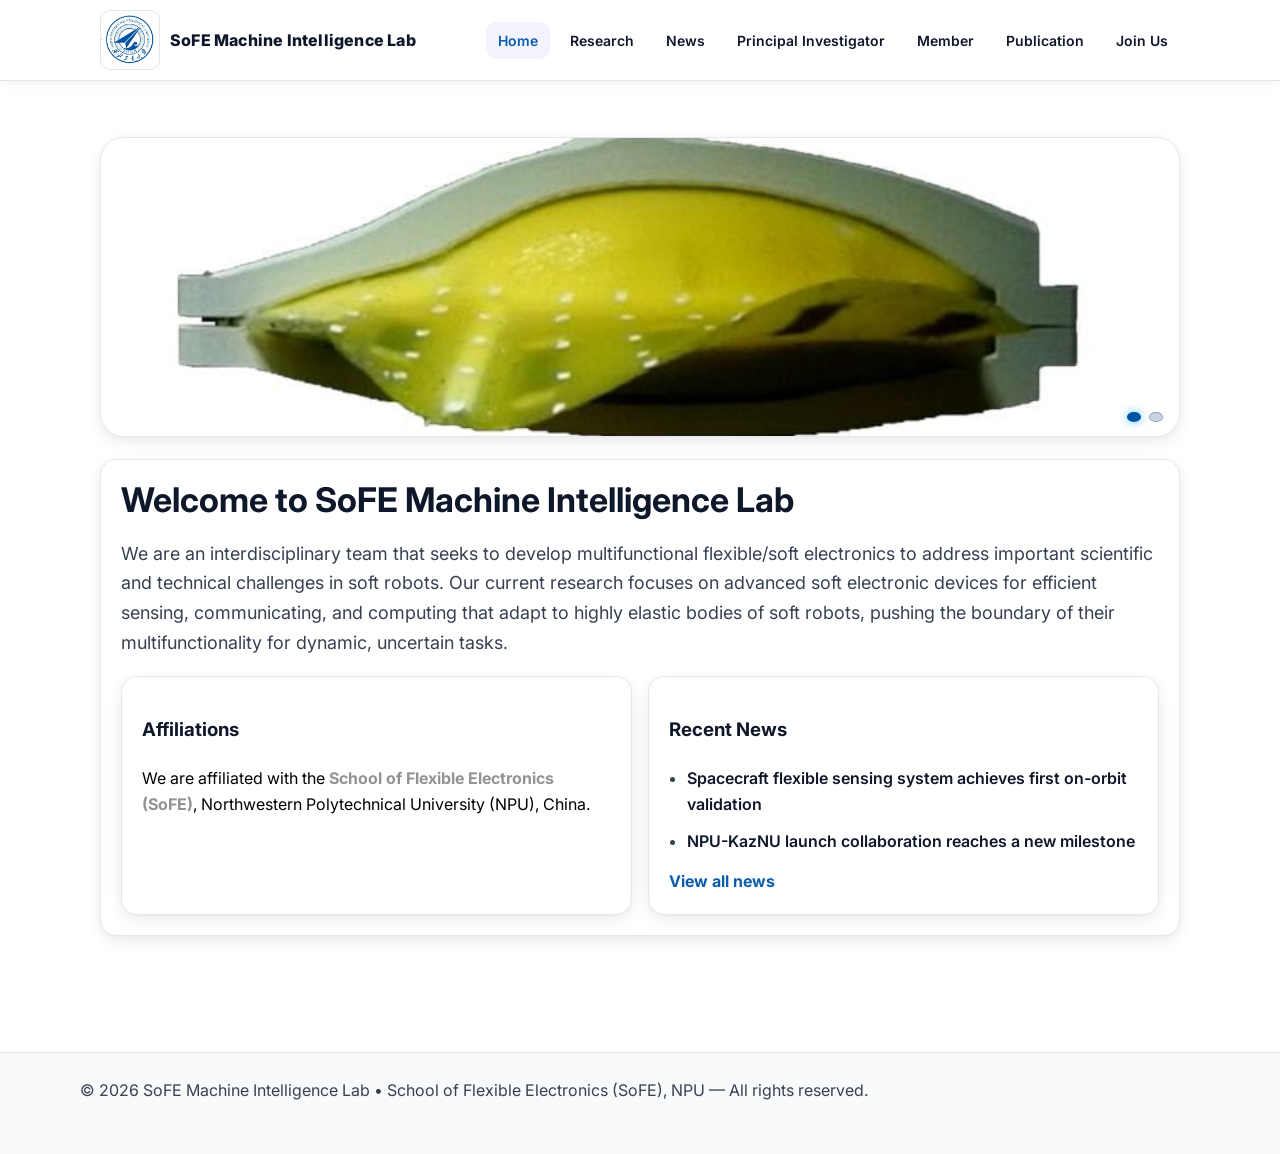
<file: index.html>
<!DOCTYPE html>
<html lang="en">
  <head>
    <meta charset="utf-8" />
    <meta name="viewport" content="width=device-width, initial-scale=1" />
    <title>Home | SoFE Machine Intelligence Lab</title>
    <link rel="preconnect" href="https://fonts.googleapis.com" />
    <link rel="preconnect" href="https://fonts.gstatic.com" crossorigin />
    <link
      href="https://fonts.googleapis.com/css2?family=Inter:wght@300;400;500;600;700;800;900&display=swap"
      rel="stylesheet"
    />
    <link rel="stylesheet" href="styles.css?v=20261116-1" />
  </head>
  <body>
    <!-- NAV -->
    <nav class="nav">
      <div class="nav-inner">
        <div class="brand">
          <div class="logo" aria-hidden="true"></div>
          <span>SoFE Machine Intelligence Lab</span>
        </div>
        <ul>
          <li><a class="active" href="index.html">Home</a></li>
          <li><a href="research.html">Research</a></li>
          <li><a href="news.html">News</a></li>
          <li><a href="pi.html">Principal Investigator</a></li>
          <li><a href="members.html">Member</a></li>
          <li><a href="publications.html">Publication</a></li>
          <li><a href="join.html">Join Us</a></li>
        </ul>
      </div>
    </nav>

    <main class="container">
      <!-- Carousel -->
      <div class="carousel" aria-label="Lab highlights carousel">
        <div class="slides" id="slides">
          <div class="slide">
            <img src="轮1.jpg" alt="图片1" />
          </div>
          <div class="slide">
            <img src="轮2.jpg" alt="图片2" />
          </div>
        </div>
        <div
          class="dots"
          id="dots"
          role="tablist"
          aria-label="carousel navigation"
        ></div>
      </div>

      <div class="twocol onecol" style="margin-top: 22px">
        <div class="card">
          <h1 class="section-title">Welcome to SoFE Machine Intelligence Lab</h1>
          <p class="lead">
            We are an interdisciplinary team that seeks to develop
            multifunctional flexible/soft electronics to address important
            scientific and technical challenges in soft robots. Our current
            research focuses on advanced soft electronic devices for efficient
            sensing, communicating, and computing that adapt to highly elastic
            bodies of soft robots, pushing the boundary of their
            multifunctionality for dynamic, uncertain tasks.
          </p>
          <div class="two" style="margin-top: 14px">
            <div class="card">
              <h3>Affiliations</h3>
              <p class="subtle">
                We are affiliated with the
                <strong
                  ><a
                    target="_blank"
                    rel="noopener"
                    href="https://ife.nwpu.edu.cn/index.htm"
                    >School of Flexible Electronics (SoFE)</a
                  ></strong
                >, Northwestern Polytechnical University (NPU),
                China.
              </p>
            </div>
            <div class="card">
              <h3>Recent News</h3>
              <ul class="home-news-list">
                <li>
                  <a href="news.html#space-validation-xian"
                    >Spacecraft flexible sensing system achieves first on-orbit
                    validation</a
                  >
                </li>
                <li>
                  <a href="news.html#kazakhstan-launch-official"
                    >NPU-KazNU launch collaboration reaches a new milestone</a
                  >
                </li>
              </ul>
              <a class="home-news-link" href="news.html">View all news</a>
            </div>
          </div>
        </div>
      </div>
    </main>

    <footer>
      <div class="footer-inner">
        © <span id="year"></span> SoFE Machine Intelligence Lab • School of Flexible
        Electronics (SoFE), NPU — All rights reserved.
      </div>
    </footer>

    <script>
      // --- Carousel ---
      const slides = document.getElementById("slides");
      const dots = document.getElementById("dots");
      const total = slides.children.length;
      let i = 0;
      let timer;
      function mountDots() {
        for (let k = 0; k < total; k++) {
          const d = document.createElement("button");
          d.className = "dot";
          d.setAttribute("aria-label", "Go to slide " + (k + 1));
          d.addEventListener("click", () => {
            go(k, true);
          });
          dots.appendChild(d);
        }
      }
      function go(n, user = false) {
        i = (n + total) % total;
        slides.style.transform = `translateX(${-i * 100}%)`;
        Array.from(dots.children).forEach((d, idx) =>
          d.classList.toggle("active", idx === i)
        );
        if (user) {
          clearInterval(timer);
          timer = setInterval(() => go(i + 1), 6000);
        }
      }
      function start() {
        mountDots();
        go(0);
        timer = setInterval(() => go(i + 1), 6000);
        document.getElementById("year").textContent = new Date().getFullYear();
      }
      document.addEventListener("DOMContentLoaded", start);
    </script>
  </body>
</html>
</file>
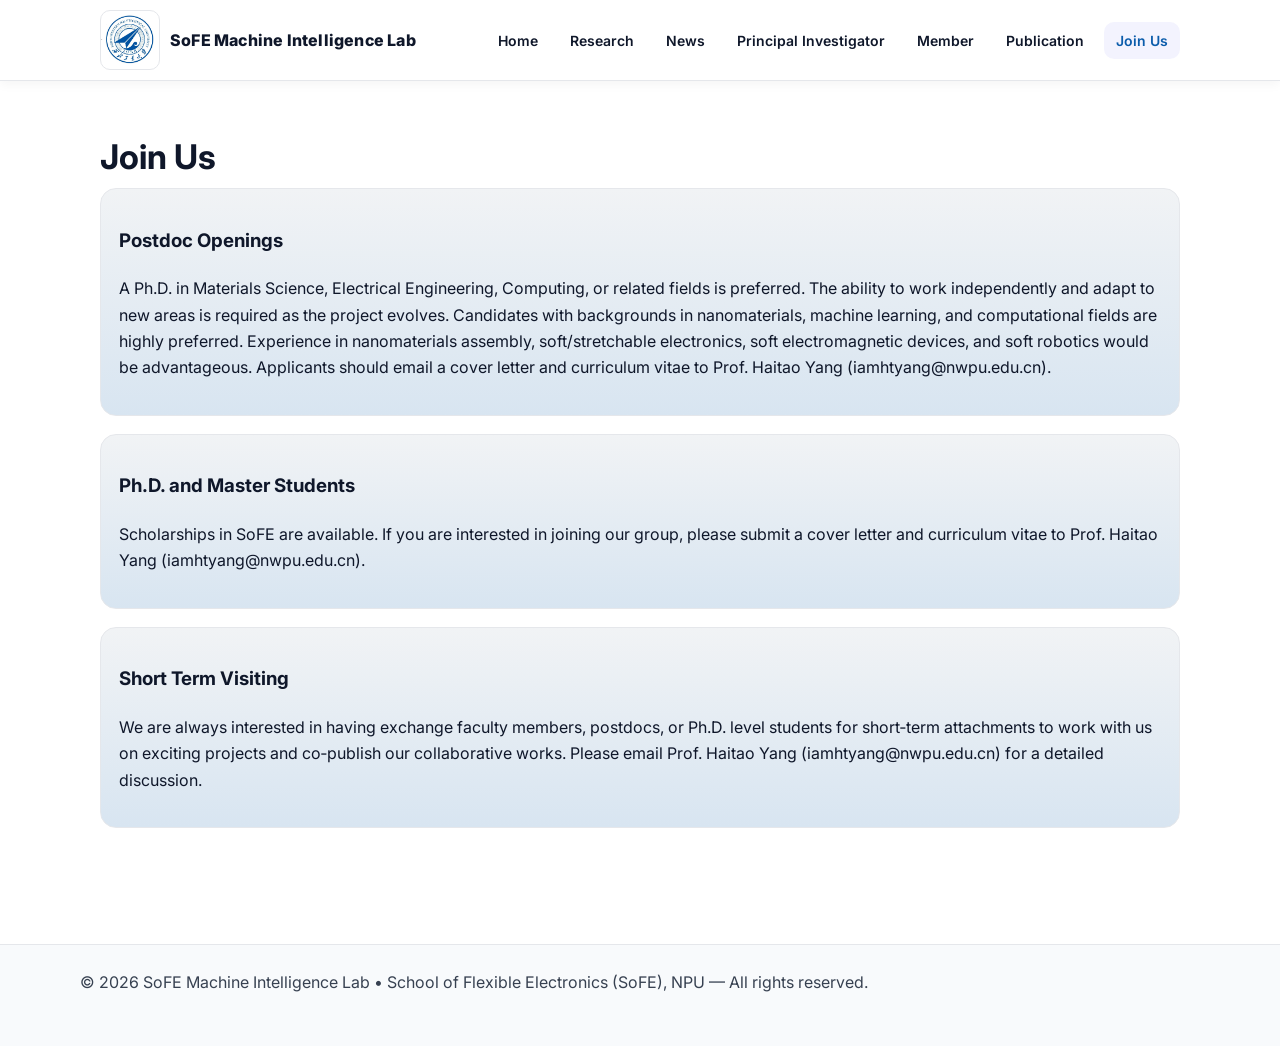
<file: join.html>
<!DOCTYPE html>
<html lang="en">
  <head>
    <meta charset="utf-8" />
    <meta name="viewport" content="width=device-width, initial-scale=1" />
    <title>Join Us | SoFE Machine Intelligence Lab</title>
    <link rel="preconnect" href="https://fonts.googleapis.com" />
    <link rel="preconnect" href="https://fonts.gstatic.com" crossorigin />
    <link
      href="https://fonts.googleapis.com/css2?family=Inter:wght@300;400;500;600;700;800;900&display=swap"
      rel="stylesheet"
    />
    <link rel="stylesheet" href="styles.css?v=20261116-1" />
  </head>
  <body>
    <!-- NAV -->
    <nav class="nav">
      <div class="nav-inner">
        <div class="brand">
          <div class="logo" aria-hidden="true"></div>
          <span>SoFE Machine Intelligence Lab</span>
        </div>
        <ul>
          <li><a href="index.html">Home</a></li>
          <li><a href="research.html">Research</a></li>
          <li><a href="news.html">News</a></li>
          <li><a href="pi.html">Principal Investigator</a></li>
          <li><a href="members.html">Member</a></li>
          <li><a href="publications.html">Publication</a></li>
          <li><a class="active" href="join.html">Join Us</a></li>
        </ul>
      </div>
    </nav>

    <main class="container">
      <h1 class="section-title">Join Us</h1>

      <div class="callout" style="margin-bottom: 18px">
        <h3>Postdoc Openings</h3>
        <p>
          A Ph.D. in Materials Science, Electrical Engineering, Computing, or
          related fields is preferred. The ability to work independently and
          adapt to new areas is required as the project evolves. Candidates with
          backgrounds in nanomaterials, machine learning, and computational
          fields are highly preferred. Experience in nanomaterials assembly,
          soft/stretchable electronics, soft electromagnetic devices, and soft
          robotics would be advantageous. Applicants should email a cover letter
          and curriculum vitae to Prof. Haitao Yang (iamhtyang@nwpu.edu.cn).
        </p>
      </div>

      <div class="callout" style="margin-bottom: 18px">
        <h3>Ph.D. and Master Students</h3>
        <p>
          Scholarships in SoFE are available. If you are interested in joining
          our group, please submit a cover letter and curriculum vitae to Prof.
          Haitao Yang (iamhtyang@nwpu.edu.cn).
        </p>
      </div>

      <div class="callout">
        <h3>Short Term Visiting</h3>
        <p>
          We are always interested in having exchange faculty members, postdocs,
          or Ph.D. level students for short‑term attachments to work with us on
          exciting projects and co‑publish our collaborative works. Please email
          Prof. Haitao Yang (iamhtyang@nwpu.edu.cn) for a detailed discussion.
        </p>
      </div>
    </main>

    <footer>
      <div class="footer-inner">
        © <span id="year"></span> SoFE Machine Intelligence Lab • School of Flexible
        Electronics (SoFE), NPU — All rights reserved.
      </div>
    </footer>
    <script>
      document.getElementById("year").textContent = new Date().getFullYear();
    </script>
  </body>
</html>
</file>
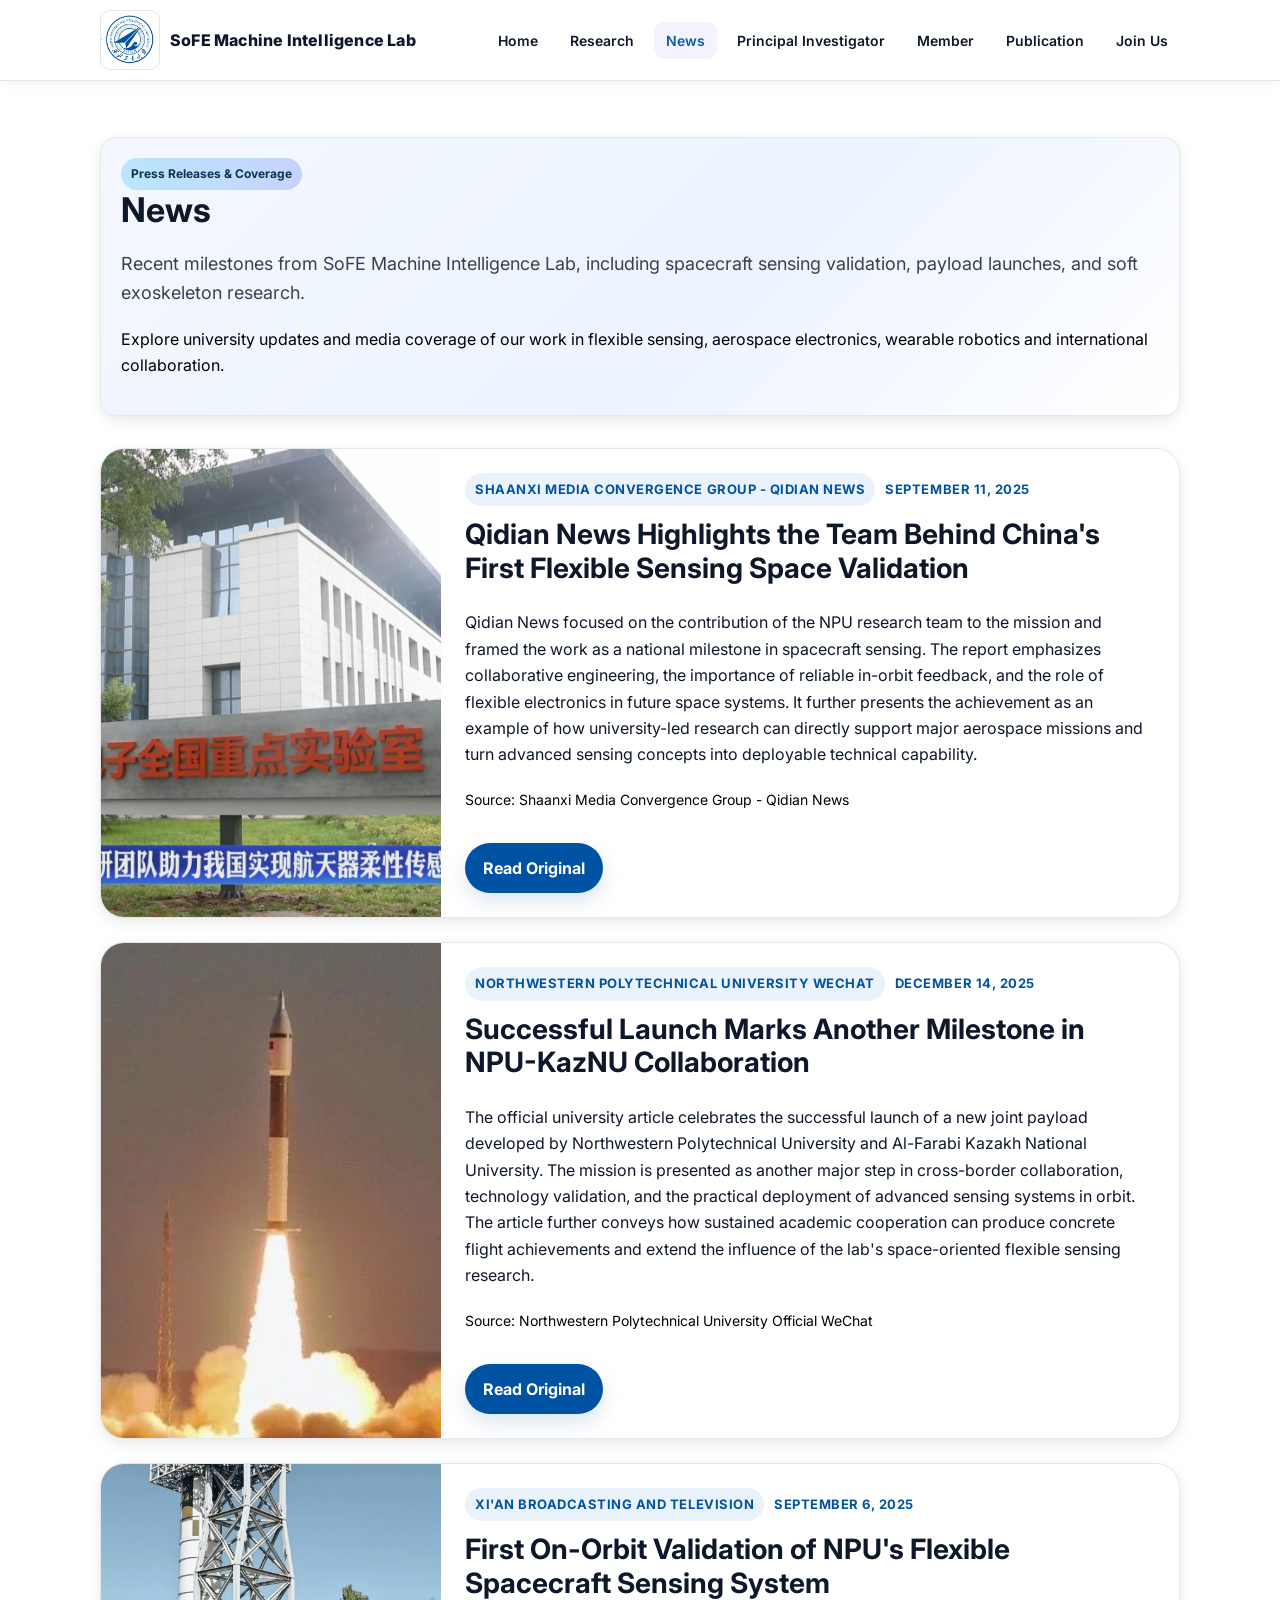
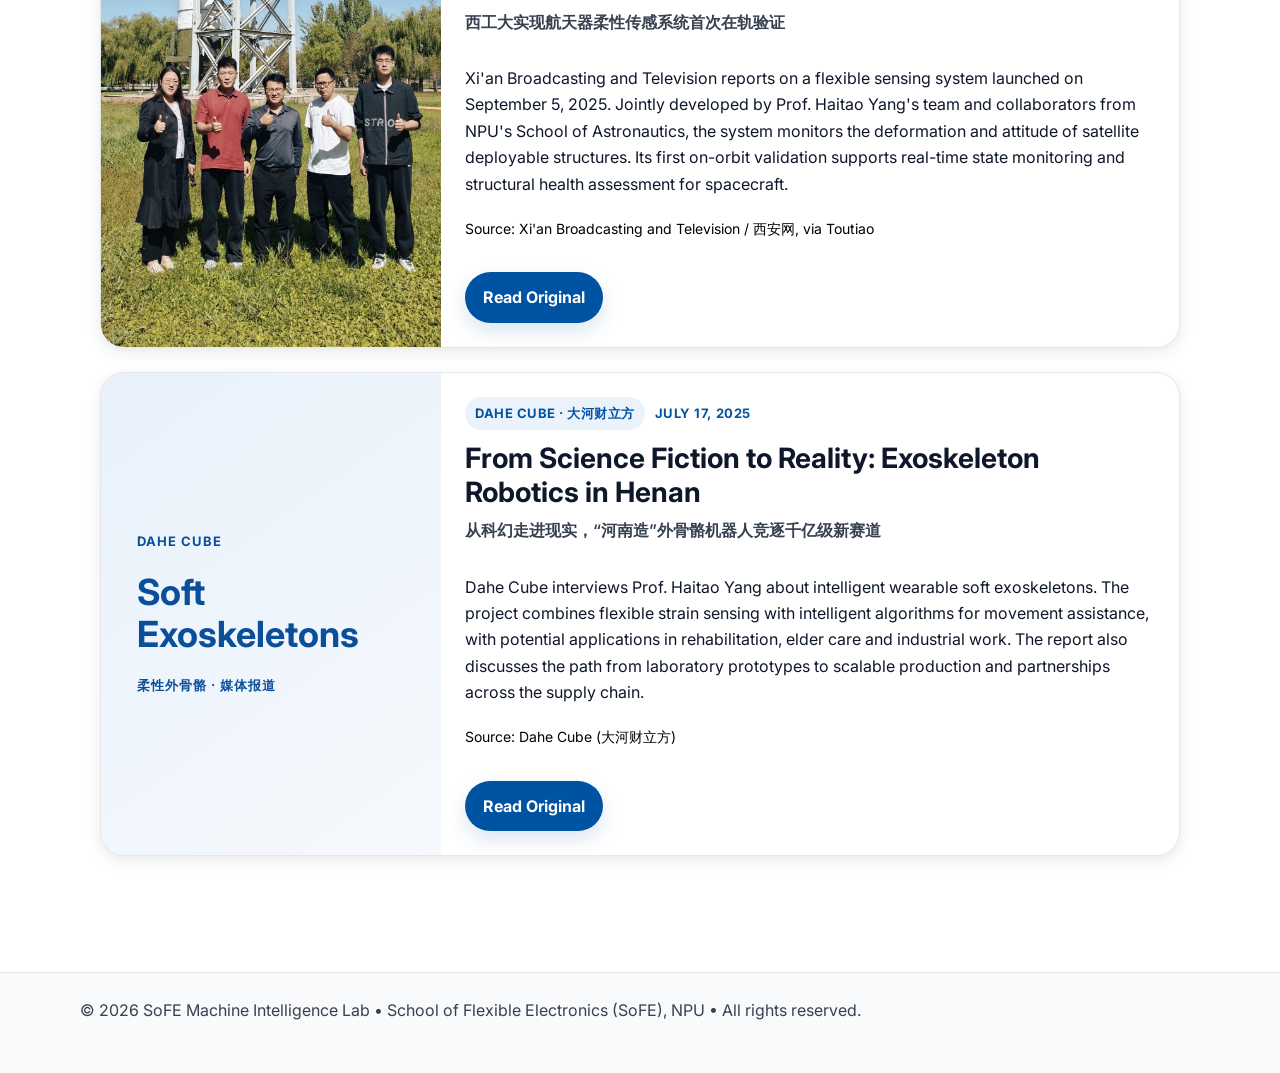
<file: news.html>
<!doctype html>
<html lang="en">
  <head>
    <meta charset="utf-8" />
    <meta name="viewport" content="width=device-width, initial-scale=1" />
    <title>News | SoFE Machine Intelligence Lab</title>
    <link rel="preconnect" href="https://fonts.googleapis.com" />
    <link rel="preconnect" href="https://fonts.gstatic.com" crossorigin />
    <link
      href="https://fonts.googleapis.com/css2?family=Inter:wght@300;400;500;600;700;800;900&display=swap"
      rel="stylesheet"
    />
    <link rel="stylesheet" href="styles.css?v=20261116-1" />
  </head>
  <body>
    <!-- NAV -->
    <nav class="nav">
      <div class="nav-inner">
        <div class="brand">
          <div class="logo" aria-hidden="true"></div>
          <span>SoFE Machine Intelligence Lab</span>
        </div>
        <ul>
          <li><a href="index.html">Home</a></li>
          <li><a href="research.html">Research</a></li>
          <li><a class="active" href="news.html">News</a></li>
          <li><a href="pi.html">Principal Investigator</a></li>
          <li><a href="members.html">Member</a></li>
          <li><a href="publications.html">Publication</a></li>
          <li><a href="join.html">Join Us</a></li>
        </ul>
      </div>
    </nav>

    <main class="container">
      <section class="news-hero">
        <div class="card news-intro">
          <span class="badge">Press Releases &amp; Coverage</span>
          <h1 class="section-title">News</h1>
          <p class="lead">
            Recent milestones from SoFE Machine Intelligence Lab, including spacecraft
            sensing validation, payload launches, and soft exoskeleton research.
          </p>
          <p class="subtle">
            Explore university updates and media coverage of our work in
            flexible sensing, aerospace electronics, wearable robotics and
            international collaboration.
          </p>
        </div>
      </section>

      <section class="news-list">
        <article class="news-feature" id="space-validation-qidian">
          <div class="news-media">
            <img
              src="news-qidian-coverage.jpg"
              alt="Qidian News coverage of spacecraft sensing validation"
            />
          </div>
          <div class="news-copy">
            <p class="news-meta">
              <span class="news-pill"
                >Shaanxi Media Convergence Group - Qidian News</span
              >
              <span>September 11, 2025</span>
            </p>
            <h2>
              Qidian News Highlights the Team Behind China's First Flexible
              Sensing Space Validation
            </h2>
            <p>
              Qidian News focused on the contribution of the NPU research team
              to the mission and framed the work as a national milestone in
              spacecraft sensing. The report emphasizes collaborative
              engineering, the importance of reliable in-orbit feedback, and the
              role of flexible electronics in future space systems. It further
              presents the achievement as an example of how university-led
              research can directly support major aerospace missions and turn
              advanced sensing concepts into deployable technical capability.
            </p>
            <p class="news-source">
              Source: Shaanxi Media Convergence Group - Qidian News
            </p>

            <div class="news-actions">
              <a
                class="news-button"
                target="_blank"
                rel="noopener"
                href="https://qidian.sxtvs.com/timing/share/content/10645944?1773202096633="
                >Read Original</a
              >
            </div>
          </div>
        </article>

        <article class="news-feature" id="kazakhstan-launch-official">
          <div class="news-media">
            <img
              src="news-china-kazakhstan-launch.jpg"
              alt="Official update about the China-Kazakhstan payload launch"
            />
          </div>
          <div class="news-copy">
            <p class="news-meta">
              <span class="news-pill"
                >Northwestern Polytechnical University WeChat</span
              >
              <span>December 14, 2025</span>
            </p>
            <h2>
              Successful Launch Marks Another Milestone in NPU-KazNU
              Collaboration
            </h2>
            <p>
              The official university article celebrates the successful launch
              of a new joint payload developed by Northwestern Polytechnical
              University and Al-Farabi Kazakh National University. The mission
              is presented as another major step in cross-border collaboration,
              technology validation, and the practical deployment of advanced
              sensing systems in orbit. The article further conveys how
              sustained academic cooperation can produce concrete flight
              achievements and extend the influence of the lab's space-oriented
              flexible sensing research.
            </p>
            <p class="news-source">
              Source: Northwestern Polytechnical University Official WeChat
            </p>

            <div class="news-actions">
              <a
                class="news-button"
                target="_blank"
                rel="noopener"
                href="https://mp.weixin.qq.com/s/ws2Sri6_wNtTrZGkTEInWA"
                >Read Original</a
              >
            </div>
          </div>
        </article>

        <article class="news-feature" id="space-validation-xian">
          <div class="news-media">
            <img src="new1.jpg" alt="The team's flexible sensing system for spacecraft on-orbit monitoring" />
          </div>
          <div class="news-copy">
            <p class="news-meta"><span class="news-pill">Xi'an Broadcasting and Television</span><span>September 6, 2025</span></p>
            <h2>First On-Orbit Validation of NPU's Flexible Spacecraft Sensing System</h2>
            <p class="news-cn-title" lang="zh-CN">西工大实现航天器柔性传感系统首次在轨验证</p>
            <p>
              Xi'an Broadcasting and Television reports on a flexible sensing
              system launched on September 5, 2025. Jointly developed by Prof.
              Haitao Yang's team and collaborators from NPU's School of
              Astronautics, the system monitors the deformation and attitude of
              satellite deployable structures. Its first on-orbit validation
              supports real-time state monitoring and structural health assessment
              for spacecraft.
            </p>
            <p class="news-source">Source: Xi'an Broadcasting and Television / 西安网, via Toutiao</p>
            <div class="news-actions">
              <a class="news-button" target="_blank" rel="noopener" href="https://link.wtturl.cn/?target=http%3A%2F%2Fm.toutiao.com%2Fgroup%2F7546814216682979874%2F&amp;scene=im&amp;aid=497858&amp;lang=zh">Read Original</a>
            </div>
          </div>
        </article>

        <article class="news-feature" id="exoskeleton-dahe">
          <div class="news-media news-media-label" aria-hidden="true">
            <span>DAHE CUBE</span>
            <strong>Soft<br />Exoskeletons</strong>
            <span lang="zh-CN">柔性外骨骼 · 媒体报道</span>
          </div>
          <div class="news-copy">
            <p class="news-meta"><span class="news-pill">Dahe Cube · 大河财立方</span><span>July 17, 2025</span></p>
            <h2>From Science Fiction to Reality: Exoskeleton Robotics in Henan</h2>
            <p class="news-cn-title" lang="zh-CN">从科幻走进现实，“河南造”外骨骼机器人竞逐千亿级新赛道</p>
            <p>
              Dahe Cube interviews Prof. Haitao Yang about intelligent wearable
              soft exoskeletons. The project combines flexible strain sensing
              with intelligent algorithms for movement assistance, with potential
              applications in rehabilitation, elder care and industrial work.
              The report also discusses the path from laboratory prototypes to
              scalable production and partnerships across the supply chain.
            </p>
            <p class="news-source">Source: Dahe Cube (大河财立方)</p>
            <div class="news-actions">
              <a class="news-button" target="_blank" rel="noopener" href="https://www.dahecube.com/article.html?artid=241601">Read Original</a>
            </div>
          </div>
        </article>
      </section>
    </main>

    <footer>
      <div class="footer-inner">
        &copy; <span id="year"></span> SoFE Machine Intelligence Lab &bull; School of
        Flexible Electronics (SoFE), NPU &bull; All rights reserved.
      </div>
    </footer>
    <script>
      document.getElementById("year").textContent = new Date().getFullYear();
    </script>
  </body>
</html>
</file>
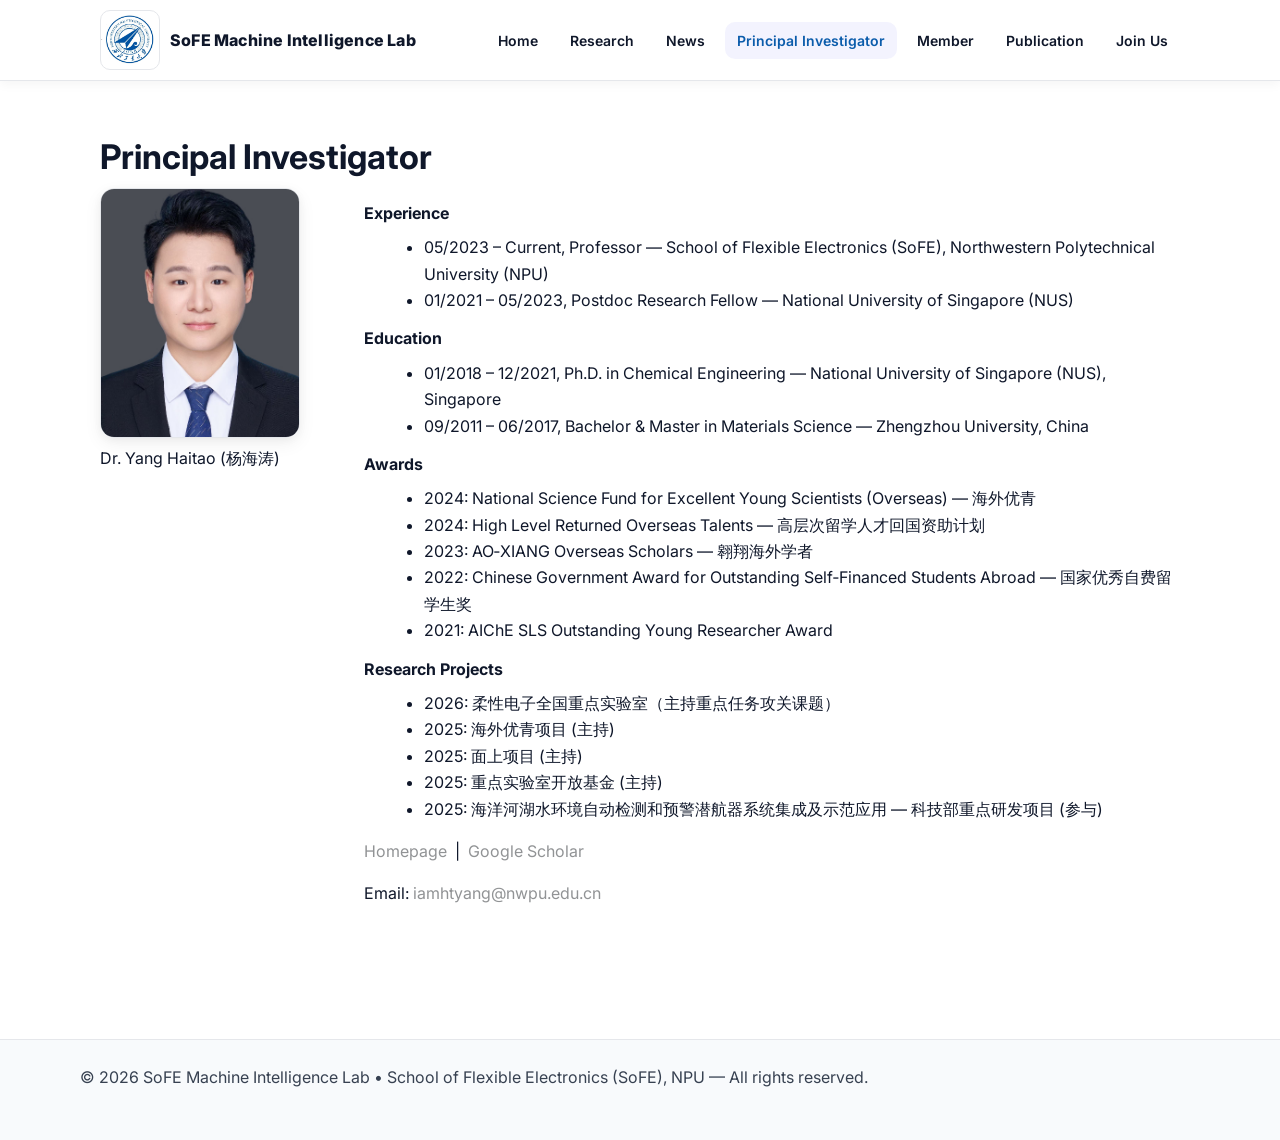
<file: pi.html>
<!DOCTYPE html>
<html lang="en">
  <head>
    <meta charset="utf-8" />
    <meta name="viewport" content="width=device-width, initial-scale=1" />
    <title>杨海涛课题组 西北工业大学 柔性电子学院</title>
    <link rel="preconnect" href="https://fonts.googleapis.com" />
    <link rel="preconnect" href="https://fonts.gstatic.com" crossorigin />
    <link
      href="https://fonts.googleapis.com/css2?family=Inter:wght@300;400;500;600;700;800;900&display=swap"
      rel="stylesheet"
    />
    <link rel="stylesheet" href="styles.css?v=20261116-1" />
  </head>
  <body>
    <!-- NAV -->
    <nav class="nav">
      <div class="nav-inner">
        <div class="brand">
          <div class="logo" aria-hidden="true"></div>
          <span>SoFE Machine Intelligence Lab</span>
        </div>
        <ul>
          <li><a href="index.html">Home</a></li>
          <li><a href="research.html">Research</a></li>
          <li><a href="news.html">News</a></li>
          <li><a class="active" href="pi.html">Principal Investigator</a></li>
          <li><a href="members.html">Member</a></li>
          <li><a href="publications.html">Publication</a></li>
          <li><a href="join.html">Join Us</a></li>
        </ul>
      </div>
    </nav>

    <main class="container">
      <h1 class="section-title">Principal Investigator</h1>
      <div class="pi">
        <figure class="pi-figure">
          <img
            class="photo"
            src="yanghaitao.jpg"
            width="220"
            height="400"
            alt="Photo of Dr. Yang Haitao"
          />
          <figcaption class="pi-caption">Dr. Yang Haitao (杨海涛)</figcaption>
        </figure>

        <div>
          <div class="kv">
            <strong>Experience</strong>
            <ul>
              <li>
                05/2023 – Current, Professor — School of Flexible Electronics
                (SoFE), Northwestern Polytechnical University (NPU)
              </li>
              <li>
                01/2021 – 05/2023, Postdoc Research Fellow — National University
                of Singapore (NUS)
              </li>
            </ul>
          </div>
          <div class="kv">
            <strong>Education</strong>
            <ul>
              <li>
                01/2018 – 12/2021, Ph.D. in Chemical Engineering — National
                University of Singapore (NUS), Singapore
              </li>
              <li>
                09/2011 – 06/2017, Bachelor & Master in Materials Science —
                Zhengzhou University, China
              </li>
            </ul>
          </div>
          <div class="kv">
            <strong>Awards</strong>
            <ul>
              <li>
                2024: National Science Fund for Excellent Young Scientists
                (Overseas) — 海外优青
              </li>
              <li>
                2024: High Level Returned Overseas Talents —
                高层次留学人才回国资助计划
              </li>
              <li>2023: AO‑XIANG Overseas Scholars — 翱翔海外学者</li>
              <li>
                2022: Chinese Government Award for Outstanding Self‑Financed
                Students Abroad — 国家优秀自费留学生奖
              </li>
              <li>2021: AIChE SLS Outstanding Young Researcher Award</li>
            </ul>
          </div>
          <!-- 新增的科研项目板块 -->
          <div class="kv">
            <strong>Research Projects</strong>
            <ul>
              <li>
                2026: 柔性电子全国重点实验室（主持重点任务攻关课题）
              </li>
              <li>
                2025: 海外优青项目 (主持)
              </li>
              <li>
                2025: 面上项目 (主持)
              </li>
              <li>
                2025: 重点实验室开放基金 (主持)
              </li>         
              <li>
                2025: 海洋河湖水环境自动检测和预警潜航器系统集成及示范应用 — 科技部重点研发项目 (参与)
              </li>
            </ul>
          </div>
          <p>
            <a
              target="_blank"
              rel="noopener"
              href="https://teacher.nwpu.edu.cn/2023010053"
              >Homepage</a
            >
            &nbsp;|&nbsp;
            <a
              target="_blank"
              rel="noopener"
              href="https://scholar.google.cz/citations?view_op=list_works&hl=zh-CN&hl=zh-CN&user=70KewdUAAAAJ&sortby=pubdate"
              >Google Scholar</a
            >
          </p>
          <p>
            Email:
            <a href="mailto:iamhtyang@nwpu.edu.cn">iamhtyang@nwpu.edu.cn</a>
          </p>
        </div>
      </div>
    </main>

    <footer>
      <div class="footer-inner">
        © <span id="year"></span> SoFE Machine Intelligence Lab • School of Flexible
        Electronics (SoFE), NPU — All rights reserved.
      </div>
    </footer>
    <script>
      document.getElementById("year").textContent = new Date().getFullYear();
    </script>
  </body>
</html>
</file>
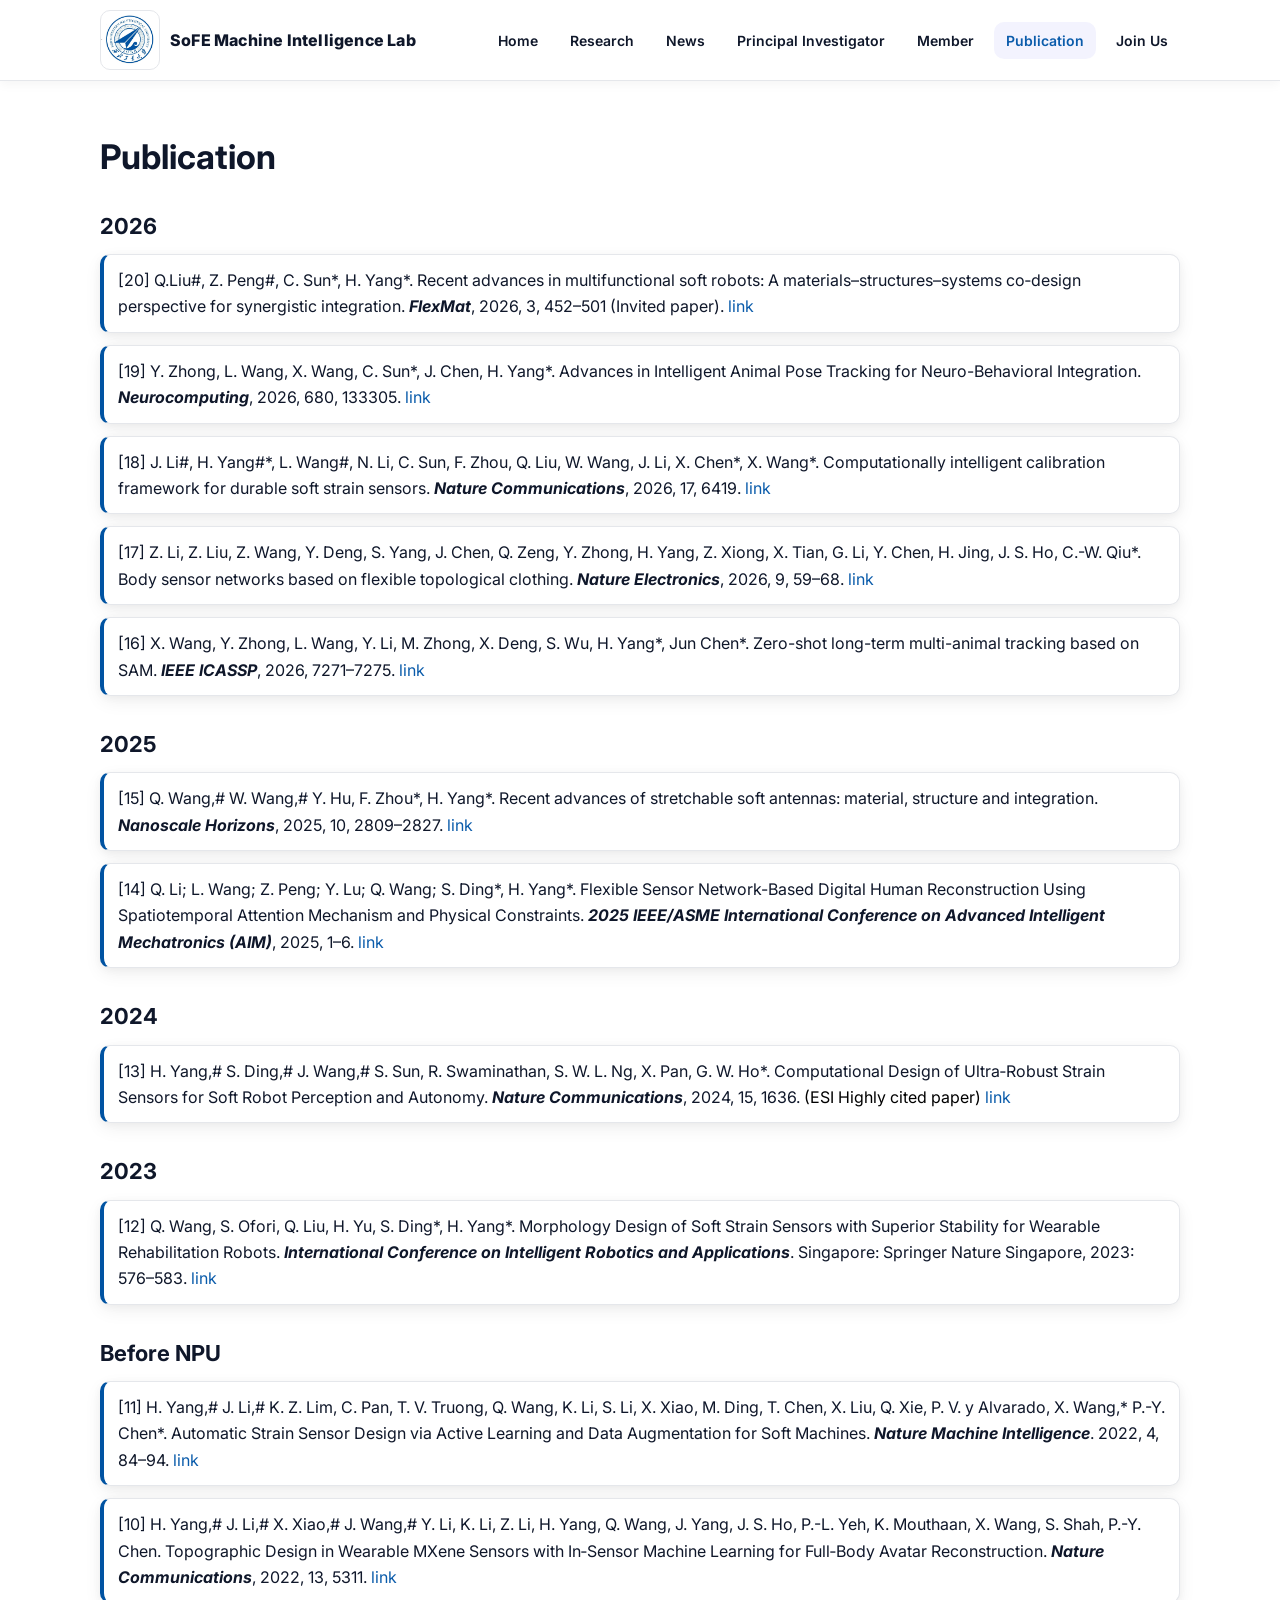
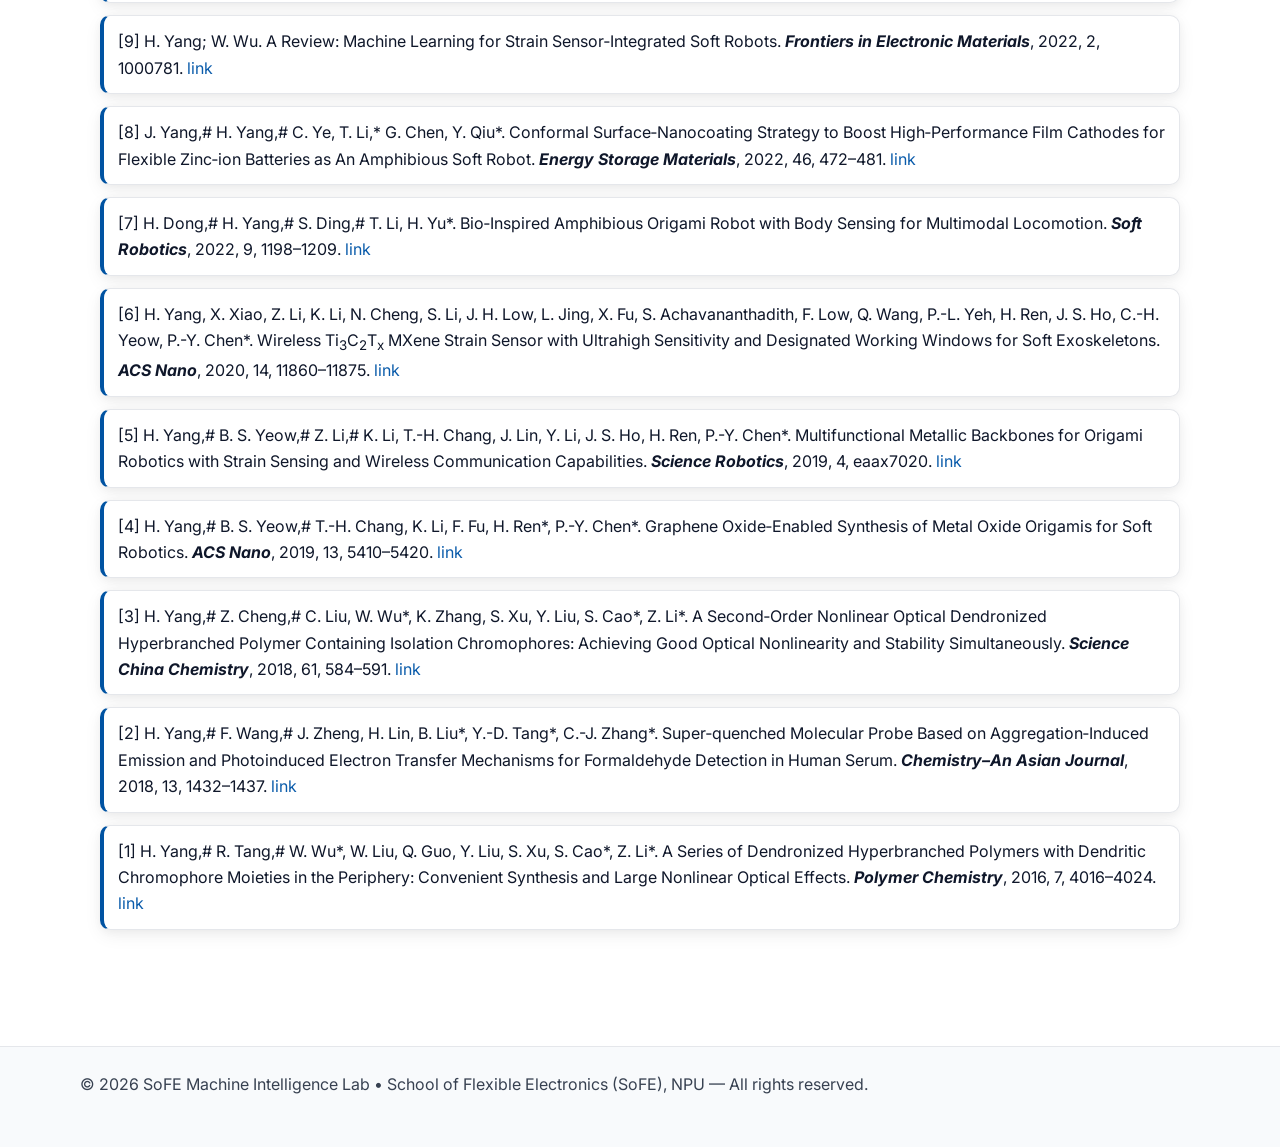
<file: publications.html>
<!DOCTYPE html>
<html lang="en">
  <head>
    <meta charset="utf-8" />
    <meta name="viewport" content="width=device-width, initial-scale=1" />
    <title>Publication | SoFE Machine Intelligence Lab</title>
    <link rel="preconnect" href="https://fonts.googleapis.com" />
    <link rel="preconnect" href="https://fonts.gstatic.com" crossorigin />
    <link
      href="https://fonts.googleapis.com/css2?family=Inter:wght@300;400;500;600;700;800;900&display=swap"
      rel="stylesheet"
    />
    <link rel="stylesheet" href="styles.css?v=20261116-1" />
  </head>
  <body>
    <!-- NAV -->
    <nav class="nav">
      <div class="nav-inner">
        <div class="brand">
          <div class="logo" aria-hidden="true"></div>
          <span>SoFE Machine Intelligence Lab</span>
        </div>
        <ul>
          <li><a href="index.html">Home</a></li>
          <li><a href="research.html">Research</a></li>
          <li><a href="news.html">News</a></li>
          <li><a href="pi.html">Principal Investigator</a></li>
          <li><a href="members.html">Member</a></li>
          <li><a class="active" href="publications.html">Publication</a></li>
          <li><a href="join.html">Join Us</a></li>
        </ul>
      </div>
    </nav>

    <main class="container">
      <h1 class="section-title">Publication</h1>

      <!-- 2026 年论文分类 -->
      <h3 class="pub-year">2026</h3>
      <ul class="pub-list">
        <li>
          [20] Q.Liu#, Z. Peng#, C. Sun*, H. Yang*.
          Recent advances in multifunctional soft robots: A materials–structures–systems co‐design perspective for synergistic integration.
          <em><strong>FlexMat</strong></em>, 2026, 3, 452–501 (Invited paper).
           <a target="_blank" rel="noopener" href="https://doi.org/10.1002/flm2.70053">link</a>
        </li>
        <li>
          [19] Y. Zhong, L. Wang, X. Wang, C. Sun*, J. Chen, H. Yang*.
          Advances in Intelligent Animal Pose Tracking for Neuro-Behavioral Integration.
          <em><strong>Neurocomputing</strong></em>, 2026, 680, 133305.
          <a target="_blank" rel="noopener" href="https://doi.org/10.1016/j.neucom.2026.133305">link</a>
        </li>
        <li>
          [18] J. Li#, H. Yang#*, L. Wang#, N. Li, C. Sun, F. Zhou, Q. Liu, W. Wang, J. Li, X. Chen*, X. Wang*.
          Computationally intelligent calibration framework for durable soft strain sensors.
         <em><strong>Nature Communications</strong></em>, 2026, 17, 6419.
          <a target="_blank" rel="noopener" href="https://doi.org/10.1038/s41467-026-72113-4">link</a>
        </li>
        <li>
          [17] Z. Li, Z. Liu, Z. Wang, Y. Deng, S. Yang, J. Chen, Q. Zeng, Y. Zhong, H. Yang, Z. Xiong, X. Tian, G. Li, Y. Chen, H. Jing, J. S. Ho, C.-W. Qiu*.
          Body sensor networks based on flexible topological clothing.
         <em><strong>Nature Electronics</strong></em>, 2026, 9, 59–68.
          <a target="_blank" rel="noopener" href="https://doi.org/10.1038/s41928-025-01516-w">link</a>
        </li>
        <li>
          [16] X. Wang, Y. Zhong, L. Wang, Y. Li, M. Zhong, X. Deng, S. Wu, H. Yang*, Jun Chen*.
          Zero-shot long-term multi-animal tracking based on SAM.
         <em><strong>IEEE ICASSP</strong></em>, 2026, 7271–7275.
          <a target="_blank" rel="noopener" href="https://doi.org/10.1109/ICASSP55912.2026.11465006">link</a>
        </li>
      </ul>
      
      <h3 class="pub-year">2025</h3>
      <ul class="pub-list">
        <li>
          [15] Q. Wang,# W. Wang,# Y. Hu, F. Zhou*, H. Yang*.
         Recent advances of stretchable soft antennas: material, structure and integration.
          <em><strong>Nanoscale Horizons</strong></em>, 2025, 10, 2809–2827.
          <a target="_blank" rel="noopener" href="https://doi.org/10.1039/D5NH00383K">link</a>
        </li>
        <li>
          [14] Q. Li; L. Wang; Z. Peng; Y. Lu; Q. Wang; S. Ding*, H. Yang*.
         Flexible Sensor Network-Based Digital Human Reconstruction Using Spatiotemporal Attention Mechanism and Physical Constraints.
          <em><strong>2025 IEEE/ASME International Conference on Advanced Intelligent Mechatronics (AIM)</strong></em>, 2025, 1–6.
          <a target="_blank" rel="noopener" href="https://doi.org/10.1109/AIM64088.2025.11175836">link</a>
        </li>
      </ul>
      
      <h3 class="pub-year">2024</h3>
      <ul class="pub-list">
        <li>
          [13] H. Yang,# S. Ding,# J. Wang,# S. Sun, R. Swaminathan, S. W. L.
          Ng, X. Pan, G. W. Ho*.
          Computational Design of Ultra‑Robust Strain Sensors for Soft Robot
            Perception and Autonomy.
          <em><strong>Nature Communications</strong></em>, 2024, 15, 1636.
          <span class="subtle">(ESI Highly cited paper)</span>
          <a target="_blank" rel="noopener" href="https://doi.org/10.1038/s41467-024-45786-y">link</a>
        </li>
      </ul>

      <h3 class="pub-year">2023</h3>
      <ul class="pub-list">
        <li>
          [12] Q. Wang, S. Ofori, Q. Liu, H. Yu, S. Ding*, H. Yang*.
          Morphology Design of Soft Strain Sensors with Superior Stability
            for Wearable Rehabilitation Robots.
          <em><strong>International Conference on Intelligent Robotics and
            Applications</strong></em
          >. Singapore: Springer Nature Singapore, 2023: 576–583.
          <a target="_blank" rel="noopener" href="https://doi.org/10.1007/978-981-99-6489-5_47">link</a>
        </li>
      </ul>

      <h3 class="pub-year">Before NPU</h3>
      <ul class="pub-list">
        <li>
          [11] H. Yang,# J. Li,# K. Z. Lim, C. Pan, T. V. Truong, Q. Wang, K.
          Li, S. Li, X. Xiao, M. Ding, T. Chen, X. Liu, Q. Xie, P. V. y
          Alvarado, X. Wang,* P.-Y. Chen*.
         Automatic Strain Sensor Design via Active Learning and Data
            Augmentation for Soft Machines.
          <em><strong>Nature Machine Intelligence</strong></em>. 2022, 4, 84–94.
          <a target="_blank" rel="noopener" href="https://doi.org/10.1038/s42256-021-00434-8">link</a>
        </li>
        <li>
          [10] H. Yang,# J. Li,# X. Xiao,# J. Wang,# Y. Li, K. Li, Z. Li, H.
          Yang, Q. Wang, J. Yang, J. S. Ho, P.-L. Yeh, K. Mouthaan, X. Wang, S.
          Shah, P.-Y. Chen.
          Topographic Design in Wearable MXene Sensors with In‑Sensor Machine
            Learning for Full‑Body Avatar Reconstruction.
          <em><strong>Nature Communications</strong></em>, 2022, 13, 5311.
          <a target="_blank" rel="noopener" href="https://doi.org/10.1038/s41467-022-33021-5">link</a>
        </li>
        <li>
          [9] H. Yang; W. Wu.
         A Review: Machine Learning for Strain Sensor‑Integrated Soft
            Robots.
          <em><strong>Frontiers in Electronic Materials</strong></em>, 2022, 2, 1000781.
          <a target="_blank" rel="noopener" href="https://doi.org/10.3389/femat.2022.1000781">link</a>
        </li>
        <li>
          [8] J. Yang,# H. Yang,# C. Ye, T. Li,* G. Chen, Y. Qiu*.
          Conformal Surface‑Nanocoating Strategy to Boost High‑Performance
            Film Cathodes for Flexible Zinc‑ion Batteries as An Amphibious Soft
            Robot.
          <em><strong>Energy Storage Materials</strong></em>, 2022, 46, 472–481.
          <a target="_blank" rel="noopener" href="https://doi.org/10.1016/j.ensm.2022.01.014">link</a>
        </li>
        <li>
          [7] H. Dong,# H. Yang,# S. Ding,# T. Li, H. Yu*.
          Bio‑Inspired Amphibious Origami Robot with Body Sensing for
            Multimodal Locomotion.
          <em><strong>Soft Robotics</strong></em>, 2022, 9, 1198–1209.
          <a target="_blank" rel="noopener" href="https://doi.org/10.1089/soro.2021.0118">link</a>
        </li>
        <li>
          [6] H. Yang, X. Xiao, Z. Li, K. Li, N. Cheng, S. Li, J. H. Low, L.
          Jing, X. Fu, S. Achavananthadith, F. Low, Q. Wang, P.-L. Yeh, H. Ren,
          J. S. Ho, C.-H. Yeow, P.-Y. Chen*.
         Wireless Ti<sub>3</sub>C<sub>2</sub>T<sub>x</sub> MXene Strain
            Sensor with Ultrahigh Sensitivity and Designated Working Windows for
            Soft Exoskeletons.
          <em><strong>ACS Nano</strong></em>, 2020, 14, 11860–11875.
          <a target="_blank" rel="noopener" href="https://doi.org/10.1021/acsnano.0c04730">link</a>
        </li>
        <li>
          [5] H. Yang,# B. S. Yeow,# Z. Li,# K. Li, T.-H. Chang, J. Lin, Y. Li,
          J. S. Ho, H. Ren, P.-Y. Chen*.
          Multifunctional Metallic Backbones for Origami Robotics with Strain
            Sensing and Wireless Communication Capabilities.
          <em><strong>Science Robotics</strong></em>, 2019, 4, eaax7020.
          <a target="_blank" rel="noopener" href="https://doi.org/10.1126/scirobotics.aax7020">link</a>
        </li>
        <li>
          [4] H. Yang,# B. S. Yeow,# T.-H. Chang, K. Li, F. Fu, H. Ren*, P.-Y.
          Chen*.
         Graphene Oxide‑Enabled Synthesis of Metal Oxide Origamis for Soft
            Robotics.
          <em><strong>ACS Nano</strong></em>, 2019, 13, 5410–5420.
          <a target="_blank" rel="noopener" href="https://doi.org/10.1021/acsnano.9b00144">link</a>
        </li>
        <li>
          [3] H. Yang,# Z. Cheng,# C. Liu, W. Wu*, K. Zhang, S. Xu, Y. Liu, S.
          Cao*, Z. Li*.
         A Second‑Order Nonlinear Optical Dendronized Hyperbranched Polymer
            Containing Isolation Chromophores: Achieving Good Optical
            Nonlinearity and Stability Simultaneously.
          <em><strong>Science China Chemistry</strong></em>, 2018, 61, 584–591.
          <a target="_blank" rel="noopener" href="https://doi.org/10.1007/s11426-017-9207-4">link</a>
        </li>
        <li>
          [2] H. Yang,# F. Wang,# J. Zheng, H. Lin, B. Liu*, Y.-D. Tang*, C.-J.
          Zhang*.
          Super‑quenched Molecular Probe Based on Aggregation‑Induced
            Emission and Photoinduced Electron Transfer Mechanisms for
            Formaldehyde Detection in Human Serum.
          <em><strong>Chemistry–An Asian Journal</strong></em>, 2018, 13, 1432–1437.
          <a target="_blank" rel="noopener" href="https://doi.org/10.1002/asia.201800530">link</a>
        </li>
        <li>
          [1] H. Yang,# R. Tang,# W. Wu*, W. Liu, Q. Guo, Y. Liu, S. Xu, S.
          Cao*, Z. Li*.
         A Series of Dendronized Hyperbranched Polymers with Dendritic
            Chromophore Moieties in the Periphery: Convenient Synthesis and
            Large Nonlinear Optical Effects.
          <em><strong>Polymer Chemistry</strong></em>, 2016, 7, 4016–4024.
          <a target="_blank" rel="noopener" href="https://doi.org/10.1039/C6PY00546B">link</a>
        </li>
      </ul>
    </main>

    <footer>
      <div class="footer-inner">
        © <span id="year"></span> SoFE Machine Intelligence Lab • School of Flexible
        Electronics (SoFE), NPU — All rights reserved.
      </div>
    </footer>
    <script>
      document.getElementById("year").textContent = new Date().getFullYear();
    </script>
  </body>
</html>
</file>
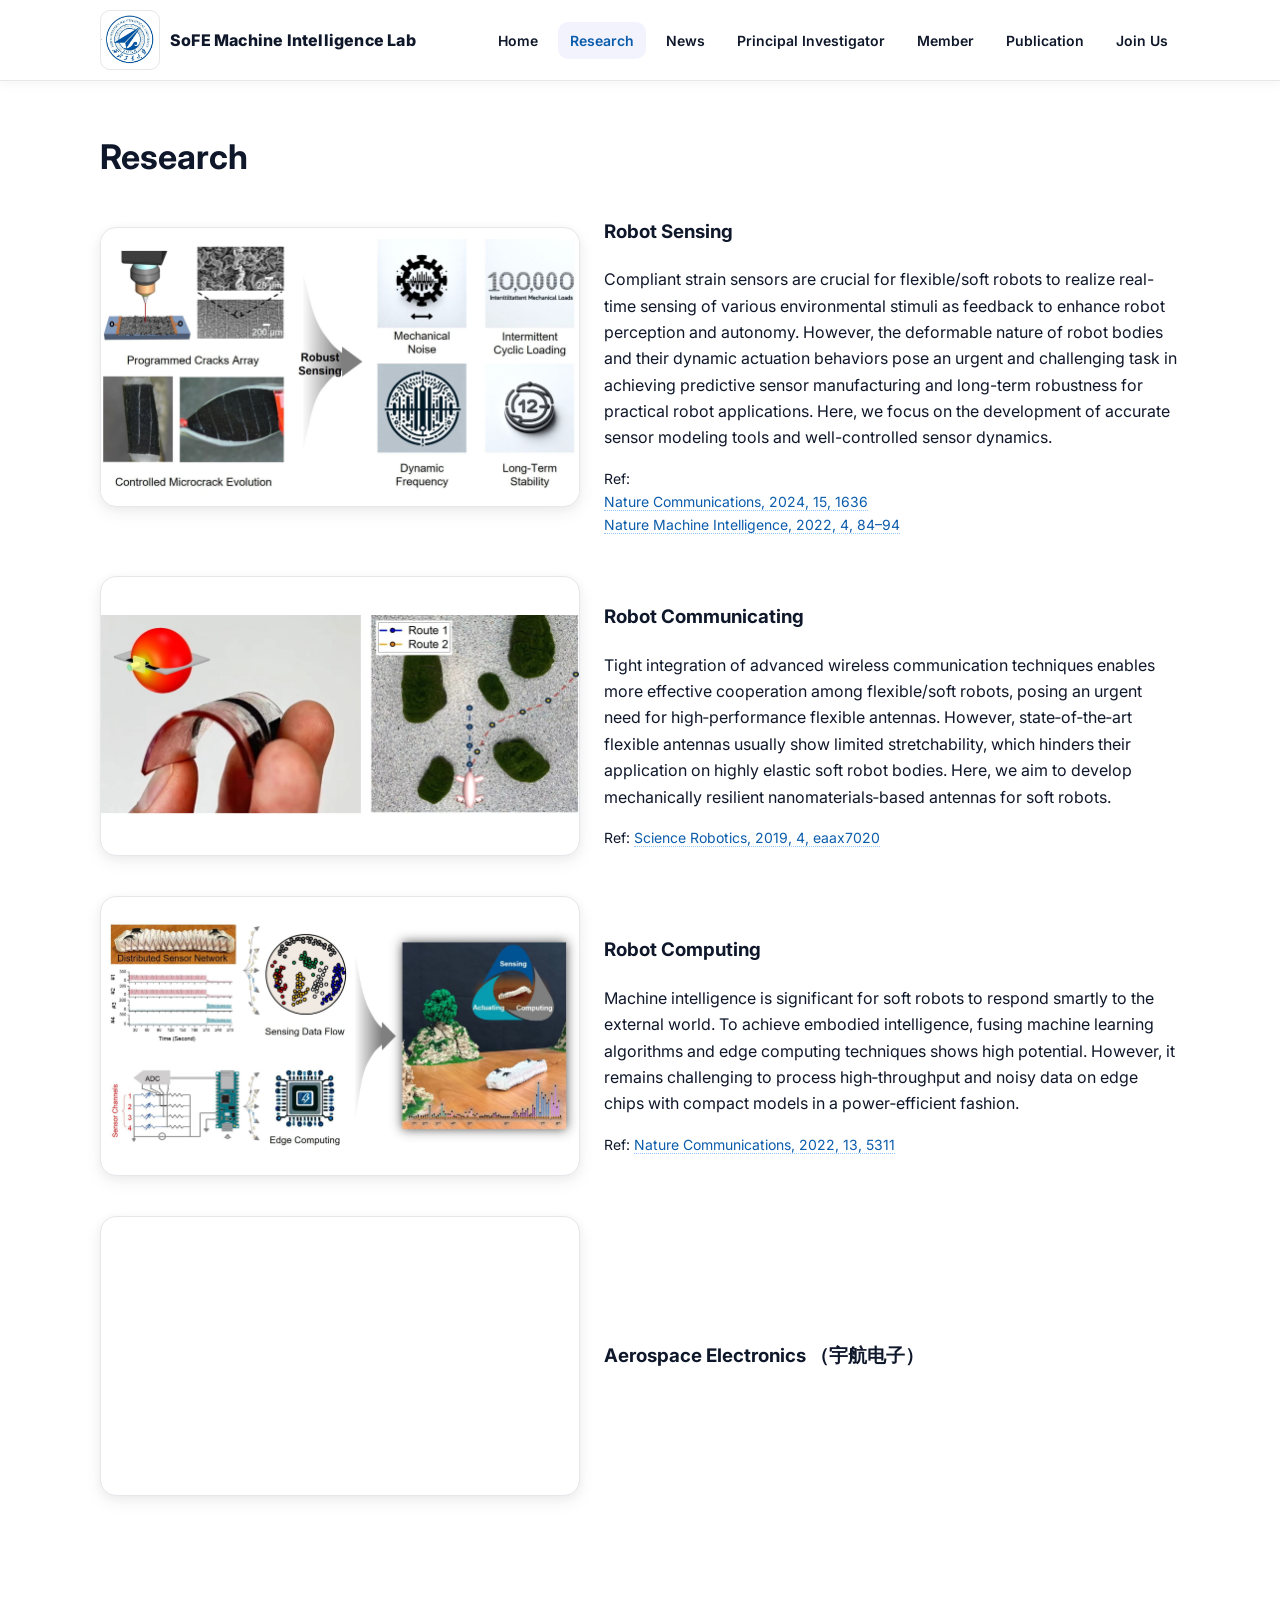
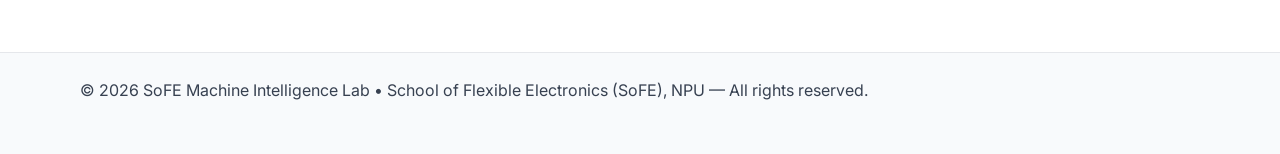
<file: research.html>
<!DOCTYPE html>
<html lang="en">
  <head>
    <meta charset="utf-8" />
    <meta name="viewport" content="width=device-width, initial-scale=1" />
    <title>Research | SoFE Machine Intelligence Lab</title>
    <link rel="preconnect" href="https://fonts.googleapis.com" />
    <link rel="preconnect" href="https://fonts.gstatic.com" crossorigin />
    <link
      href="https://fonts.googleapis.com/css2?family=Inter:wght@300;400;500;600;700;800;900&display=swap"
      rel="stylesheet"
    />
    <link rel="stylesheet" href="styles.css?v=20261116-1" />
  </head>
  <body>
    <!-- NAV -->
    <nav class="nav">
      <div class="nav-inner">
        <div class="brand">
          <div class="logo" aria-hidden="true"></div>
          <span>SoFE Machine Intelligence Lab</span>
        </div>
        <ul>
          <li><a href="index.html">Home</a></li>
          <li><a class="active" href="research.html">Research</a></li>
          <li><a href="news.html">News</a></li>
          <li><a href="pi.html">Principal Investigator</a></li>
          <li><a href="members.html">Member</a></li>
          <li><a href="publications.html">Publication</a></li>
          <li><a href="join.html">Join Us</a></li>
        </ul>
      </div>
    </nav>

    <main class="container">
      <h1 class="section-title">Research</h1>

      <article class="research-block">
        <div class="art"><img src="1.jpg" alt="图片1" /></div>
        <div>
          <h3>Robot Sensing</h3>
          <p>
            Compliant strain sensors are crucial for flexible/soft robots to realize
            real-time sensing of various environmental stimuli as feedback to
            enhance robot perception and autonomy. However, the deformable
            nature of robot bodies and their dynamic actuation behaviors pose an
            urgent and challenging task in achieving predictive sensor
            manufacturing and long-term robustness for practical robot
            applications. Here, we focus on the development of accurate sensor
            modeling tools and well-controlled sensor dynamics.
          </p>
          <div class="refs">
            Ref:
            <div>
              <a
                target="_blank"
                rel="noopener"
                href="https://www.nature.com/articles/s41467-024-45786-y"
                >Nature Communications, 2024, 15, 1636</a
              >
            </div>

            <div>
              <a
                target="_blank"
                rel="noopener"
                href="https://www.nature.com/articles/s42256-021-00434-8"
                >Nature Machine Intelligence, 2022, 4, 84–94</a
              >
            </div>
          </div>
        </div>
      </article>

      <article class="research-block">
        <div class="art">
          <img src="2.jpg" alt="图片2" />
        </div>
        <div>
          <h3>Robot Communicating</h3>
          <p>
            Tight integration of advanced wireless communication techniques
            enables more effective cooperation among flexible/soft robots, posing an
            urgent need for high‑performance flexible antennas. However,
            state‑of‑the‑art flexible antennas usually show limited
            stretchability, which hinders their application on highly elastic
            soft robot bodies. Here, we aim to develop mechanically resilient
            nanomaterials‑based antennas for soft robots.
          </p>
          <div class="refs">
            Ref:
            <a
              target="_blank"
              rel="noopener"
              href="https://www.science.org/doi/10.1126/scirobotics.aax7020"
              >Science Robotics, 2019, 4, eaax7020</a
            >
          </div>
        </div>
      </article>

      <article class="research-block">
        <div class="art">
          <img src="3.jpg" alt="图片3" />
        </div>
        <div>
          <h3>Robot Computing</h3>
          <p>
            Machine intelligence is significant for soft robots to respond
            smartly to the external world. To achieve embodied intelligence,
            fusing machine learning algorithms and edge computing techniques
            shows high potential. However, it remains challenging to process
            high‑throughput and noisy data on edge chips with compact models in
            a power‑efficient fashion.
          </p>
          <div class="refs">
            Ref:
            <a
              target="_blank"
              rel="noopener"
              href="https://www.nature.com/articles/s41467-022-33021-5"
              >Nature Communications, 2022, 13, 5311</a
            >
          </div>
        </div>
      </article>
      <article class="research-block" id="aerospace-electronics">
        <div class="art" aria-hidden="true"></div>
        <div>
          <h3>Aerospace Electronics <span lang="zh-CN">（宇航电子）</span></h3>
        </div>
      </article>
    </main>

    <footer>
      <div class="footer-inner">
        © <span id="year"></span> SoFE Machine Intelligence Lab • School of Flexible
        Electronics (SoFE), NPU — All rights reserved.
      </div>
    </footer>
    <script>
      document.getElementById("year").textContent = new Date().getFullYear();
    </script>
  </body>
</html>
</file>
<file: styles.css>
/* SoFE Machine Intelligence Lab — Light Theme Styles */
:root {
  --bg: #ffffff;
  --ink: #0f172a; /* slate-900 */
  --ink-dim: #374151; /* gray-700 */
  --muted: #000000; /* gray-500 */
  --brand: #0053a2; /* sky-500 */
  --brand-2: #0053a2; /* indigo-500 */
  --panel: #ffffff;
  --border: #e5e7eb; /* gray-200 */
  --radius: 16px;
  --radius-lg: 24px;
  --shadow: 0 6px 18px rgba(2, 6, 23, 0.06), 0 2px 8px rgba(2, 6, 23, 0.04);
  --maxw: 1120px;
  --link: #919395; /* 链接主色（按需改） */
  --link-hover: #0b4f9a; /* 悬停色（按需改） */
  --link-underline: #6c7580; /* 下划线/虚线颜色（按需改） */
}
* {
  box-sizing: border-box;
}
a {
  color: var(--link);
  text-decoration: none;
}
a:hover {
  color: var(--link-hover);
  text-decoration: underline;
}
a:visited {
  color: var(--link);
}
html,
body {
  height: 100%;
}
body {
  margin: 0;
  background: var(--bg);
  color: var(--ink);
  font-family:
    Inter,
    system-ui,
    -apple-system,
    Segoe UI,
    Roboto,
    "Helvetica Neue",
    Arial,
    "Noto Sans";
  line-height: 1.65;
}

/* NAVBAR */
.nav {
  position: sticky;
  top: 0;
  z-index: 50;
  background: #fff;
  border-bottom: 1px solid var(--border);
  box-shadow: 0 4px 10px rgba(2, 6, 23, 0.04);
}
.nav-inner {
  max-width: var(--maxw);
  margin: 0 auto;
  padding: 10px 20px;
  display: flex;
  align-items: center;
  justify-content: space-between;
}
.brand {
  display: flex;
  gap: 10px;
  align-items: center;
  font-weight: 800;
  letter-spacing: 0.2px;
}
/* 把原来的渐变背景替换为你的图片 */
.brand .logo {
  width: 60px;
  height: 60px;
  border-radius: 10px;
  background: center/contain no-repeat url("logo.jpg"); /* 改成你的文件名 */
  box-shadow: none; /* 可选：去掉之前的内阴影 */
  border: 1px solid var(--border); /* 可选：加一圈细边 */
}
.brand .logo:after {
  content: none;
} /* 取消原来的高光叠加 */

.nav ul {
  list-style: none;
  margin: 0;
  padding: 0;
  display: flex;
  gap: 8px;
  align-items: center;
}
.nav a {
  color: var(--ink);
  text-decoration: none;
  font-weight: 600;
  font-size: 14px;
  padding: 10px 12px;
  border-radius: 10px;
}
.nav a:hover {
  background: rgba(14, 165, 233, 0.08);
}
.nav a.active {
  color: #0b5cab;
  background: rgba(99, 102, 241, 0.08);
}

/* LAYOUT */
.container {
  max-width: var(--maxw);
  margin: 0 auto;
  padding: 56px 20px;
}
.section-title {
  font-size: 34px;
  line-height: 1.2;
  margin: 0 0 10px;
}
.lead {
  font-size: 18px;
  color: var(--ink-dim);
}
.subtle {
  color: var(--muted);
}
.card {
  background: var(--panel);
  border: 1px solid var(--border);
  border-radius: var(--radius);
  box-shadow: var(--shadow);
  padding: 20px;
}
.badge {
  display: inline-block;
  padding: 6px 10px;
  border-radius: 999px;
  font-weight: 700;
  font-size: 12px;
  color: #0b3355;
  background: linear-gradient(90deg, #bae6fd, #c7d2fe);
}
.twocol {
  display: grid;
  grid-template-columns: 1.2fr 0.8fr;
  gap: 20px;
}
.two {
  display: grid;
  grid-template-columns: 1fr 1fr;
  gap: 16px;
}

/* CAROUSEL */
.carousel {
  position: relative;
  overflow: hidden;
  border-radius: var(--radius-lg);
  border: 1px solid var(--border);
  box-shadow: var(--shadow);
  background: #f8fafc;
}
.slides {
  display: flex;
  transition: transform 0.8s cubic-bezier(0.2, 0.7, 0.2, 1);
}
.slide {
  min-width: 100%;
  height: 460px;
  position: relative;
  display: grid;
  place-items: center;
}
.slide img {
  position: absolute;
  inset: 0;
  width: 100%;
  height: 100%;
  object-fit: cover;
}
.caption {
  position: absolute;
  left: 18px;
  bottom: 16px;
  padding: 10px 12px;
  background: rgba(255, 255, 255, 0.9);
  border: 1px solid var(--border);
  border-radius: 12px;
}
.dots {
  position: absolute;
  right: 16px;
  bottom: 14px;
  display: flex;
  gap: 8px;
}
.dot {
  width: 10px;
  height: 10px;
  border-radius: 50%;
  background: #cbd5e1;
  border: 1px solid #94a3b8;
  cursor: pointer;
}
.dot.active {
  background: var(--brand);
  border-color: transparent;
  box-shadow: 0 0 10px rgba(14, 165, 233, 0.7);
}

/* RESEARCH */
.research-block {
  display: grid;
  grid-template-columns: 1fr 1.2fr;
  gap: 24px;
  align-items: center;
  margin: 20px 0 40px;
}
.research-block .art {
  height: 280px;
  border-radius: var(--radius);
  overflow: hidden;
  border: 1px solid var(--border);
  box-shadow: var(--shadow);
  background: #fff;
  display: flex;
  align-items: center;
  justify-content: center;
}
.research-block .art img {
  width: 100% !important;
  height: 100% !important;
  object-fit: contain !important;
  object-position: center center;
  display: block;
}
.refs {
  margin-top: 10px;
  font-size: 14px;
}
.refs a {
  color: #0b5cab;
  text-decoration: none;
  border-bottom: 1px dotted #93c5fd;
}

/* PI */
.pi {
  display: grid;
  grid-template-columns: 240px 1fr;
  gap: 24px;
  align-items: start;
}
.pi .photo {
  width: 240px;
  height: 300px;
  object-fit: cover;
  border-radius: 14px;
  border: 1px solid var(--border);
  box-shadow: var(--shadow);
}
.kv {
  margin: 12px 0;
}
.kv ul {
  margin: 8px 0 0 20px;
}

/* MEMBERS */
.grid {
  display: grid;
  grid-template-columns: repeat(12, 1fr);
  gap: 16px;
}
.person {
  grid-column: span 2;

  background: #fff;
  border: 1px solid var(--border);
  border-radius: 14px;
  overflow: hidden;
  box-shadow: var(--shadow);
}
.person .img {
  width: 100%;
  aspect-ratio: 3/4;
  object-fit: cover;
  display: block;
}
.person .photo-placeholder {
  display: flex;
  align-items: center;
  justify-content: center;
  background: #eef3f8;
  color: #0b5cab;
  font-size: 28px;
  font-weight: 800;
}
.person .meta {
  padding: 12px 14px;
}
.group-title {
  font-size: 20px;
  margin: 18px 0 8px;
  padding-left: 10px;
  border-left: 4px solid var(--brand);
}

/* PUBS */
.pub-year {
  font-size: 22px;
  margin: 30px 0 10px;
}
.pub-list {
  list-style: none;
  padding: 0;
  margin: 0;
  display: grid;
  gap: 12px;
}
.pub-list + .pub-list {
  margin-top: 12px;
}
.pub-list li {
  background: #fff;
  border: 1px solid var(--border);
  border-left: 4px solid var(--brand-2);
  border-radius: 10px;
  padding: 12px 14px;
  box-shadow: var(--shadow);
}
.pub-list a {
  color: #0b5cab;
  text-decoration: none;
}

/* JOIN */
.callout {
  background: linear-gradient(180deg, #f1f3f5, #d8e5f1);
  border: 1px solid var(--border);
  border-radius: var(--radius);
  padding: 18px;
}

/* HOME NEWS */
.home-news-list {
  margin: 0;
  padding-left: 18px;
  display: grid;
  gap: 10px;
}
.home-news-list li {
  color: var(--ink-dim);
}
.home-news-list a {
  color: var(--ink);
  font-weight: 600;
}
.home-news-link {
  display: inline-flex;
  margin-top: 14px;
  font-weight: 700;
  color: #0b5cab;
}

/* NEWS */
.news-hero {
  display: grid;
  grid-template-columns: 1fr;
  gap: 20px;
  margin-bottom: 32px;
  align-items: stretch;
}
.news-intro {
  background: linear-gradient(135deg, #f4f8fd 0%, #edf4ff 58%, #ffffff 100%);
}
.news-list {
  display: grid;
  gap: 24px;
}
.news-feature {
  display: grid;
  grid-template-columns: minmax(280px, 340px) 1fr;
  background: #fff;
  border: 1px solid var(--border);
  border-radius: var(--radius-lg);
  overflow: hidden;
  box-shadow: var(--shadow);
}
.news-media {
  background: #edf4ff;
}
.news-media img {
  width: 100%;
  height: 100%;
  min-height: 280px;
  object-fit: cover;
  display: block;
}
.news-copy {
  padding: 24px;
  display: flex;
  flex-direction: column;
}
.news-meta {
  display: flex;
  flex-wrap: wrap;
  gap: 10px;
  align-items: center;
  margin: 0 0 12px;
  font-size: 13px;
  color: var(--brand);
  font-weight: 700;
  text-transform: uppercase;
  letter-spacing: 0.04em;
}
.news-pill {
  display: inline-flex;
  align-items: center;
  padding: 6px 10px;
  border-radius: 999px;
  background: #eaf2fb;
}
.news-copy h2 {
  margin: 0 0 8px;
  font-size: 28px;
  line-height: 1.2;
}
.news-cn-title {
  margin: 0 0 14px;
  font-size: 16px;
  color: var(--ink-dim);
  font-weight: 600;
}
.news-source {
  margin-top: 4px;
  font-size: 14px;
  color: var(--muted);
}
.news-actions {
  margin-top: auto;
  padding-top: 18px;
  display: flex;
  gap: 12px;
  flex-wrap: wrap;
}
.news-button {
  display: inline-flex;
  align-items: center;
  justify-content: center;
  padding: 12px 18px;
  border-radius: 999px;
  background: var(--brand);
  color: #fff !important;
  font-weight: 700;
  text-decoration: none !important;
  box-shadow: 0 8px 20px rgba(0, 83, 162, 0.15);
}
.news-button:hover {
  background: #0b4f9a;
}
.news-button:visited {
  color: #fff !important;
}

/* FOOTER */
footer {
  margin-top: 60px;
  padding: 24px 20px 50px;
  background: #f8fafc;
  border-top: 1px solid var(--border);
  color: var(--ink-dim);
}
.footer-inner {
  max-width: var(--maxw);
  margin: 0 auto;
}

/* RESPONSIVE */
@media (max-width: 980px) {
  .twocol {
    grid-template-columns: 1fr;
  }
  .research-block {
    grid-template-columns: 1fr;
  }
  .news-hero,
  .news-feature {
    grid-template-columns: 1fr;
  }
  .pi {
    grid-template-columns: 1fr;
  }
  .person {
    grid-column: span 6;
  }
}
@media (max-width: 640px) {
  .slide {
    height: 300px;
  }
  .news-copy {
    padding: 18px;
  }
  .news-copy h2 {
    font-size: 24px;
  }
  .news-media img {
    min-height: 220px;
  }
  .person {
    grid-column: span 12;
  }
  .two {
    grid-template-columns: 1fr;
  }
}
.twocol.onecol {
  grid-template-columns: 1fr;
}

.pi .photo {
  width: 200px;
  height: 250px;
  object-fit: cover; /* 非 424:600 比例的图片会等比裁剪填满 */
  object-position: center;
}

.pi-figure {
  margin: 0;
}

/* 可选：小屏自适应，避免在手机上过大 */
@media (max-width: 640px) {
  .pi .photo {
    width: 70vw;
    height: auto;
  }
}

/* === Overrides (user sizing tweaks) === */
.brand .logo {
  width: 60px;
  height: 60px;
}
.carousel {
  max-height: 300px;
  margin: 0 auto;
}
.slide {
  height: 300px;
}
@media (max-height: 220px) {
  .slide {
    height: 220px;
  }
}

/* === Mobile Patch (≤860px) === */
img,
video,
canvas {
  max-width: 100%;
  height: auto;
} /* 防止横向溢出 */

@media (max-width: 860px) {
  /* 导航：减少挤压，支持横向滑动 */
  .brand span {
    font-size: 14px;
  }
  .brand .logo {
    width: 36px;
    height: 36px;
  } /* 手机端 logo 稍小一点 */
  .nav-inner {
    padding: 10px 12px;
  }
  .nav ul {
    gap: 6px;
    overflow-x: auto;
    -webkit-overflow-scrolling: touch;
    scrollbar-width: none;
  }
  .nav ul::-webkit-scrollbar {
    display: none;
  }
  .nav a {
    padding: 10px 10px;
    font-size: 13px;
    white-space: nowrap;
  }

  /* 页面间距与标题字号 */
  .container {
    padding: 40px 16px;
  }
  .section-title {
    font-size: clamp(20px, 4.8vw, 28px);
  }
  .lead {
    font-size: clamp(14px, 3.6vw, 16px);
  }

  /* 首页与两列版块 → 单列 */
  .two,
  .twocol {
    grid-template-columns: 1fr;
  }

  /* 轮播：全宽 & 高度更低 */
  .carousel {
    max-width: 100%;
  }
  .slide {
    height: 220px;
  } /* 可按需调：200–260px */

  /* Research：配图更矮一些 */
  .research-block {
    grid-template-columns: 1fr;
  }
  .research-block .art {
    height: 200px;
  }
  .news-media img {
    min-height: 220px;
  }

  /* PI：堆叠排版，图片自适应 */
  .pi {
    grid-template-columns: 1fr;
  }
  .pi .photo {
    width: 100%;
    height: auto;
  }

  /* Members：一列显示，卡片间距更紧凑，照片更适合人像 */
  .grid {
    gap: 12px;
  }
  .person {
    grid-column: span 12;
  }
  .person .img {
    aspect-ratio: 3 / 4; /* 竖向比例更适合人物 */
    object-fit: cover;
    object-position: center top; /* 尽量不切到头部 */
  }

  /* Publications / Join Us：留白更紧凑 */
  .pub-list li {
    padding: 10px 12px;
  }
  .callout {
    padding: 14px;
  }
}

/* 极小屏（≤400px）细调 */
@media (max-width: 400px) {
  .nav a {
    padding: 8px 8px;
    font-size: 12px;
  }
  .slide {
    height: 180px;
  }
}

/* Member affiliations and press coverage */
.person-detail {
  margin: 8px 0 0;
  font-size: 13px;
  line-height: 1.5;
  overflow-wrap: anywhere;
}
.news-media-label {
  display: flex;
  flex-direction: column;
  justify-content: center;
  gap: 20px;
  padding: 36px;
  min-height: 280px;
  color: #0b4f9a;
  background: linear-gradient(145deg, #e8f1fb, #f6f9fd);
}
.news-media-label > span {
  font-size: 13px;
  font-weight: 700;
  letter-spacing: 0.08em;
}
.news-media-label > strong {
  font-size: 36px;
  line-height: 1.15;
}
.nav-inner {
  flex-wrap: wrap;
  gap: 8px 16px;
}
.nav ul {
  min-width: 0;
  max-width: 100%;
}
</file>
